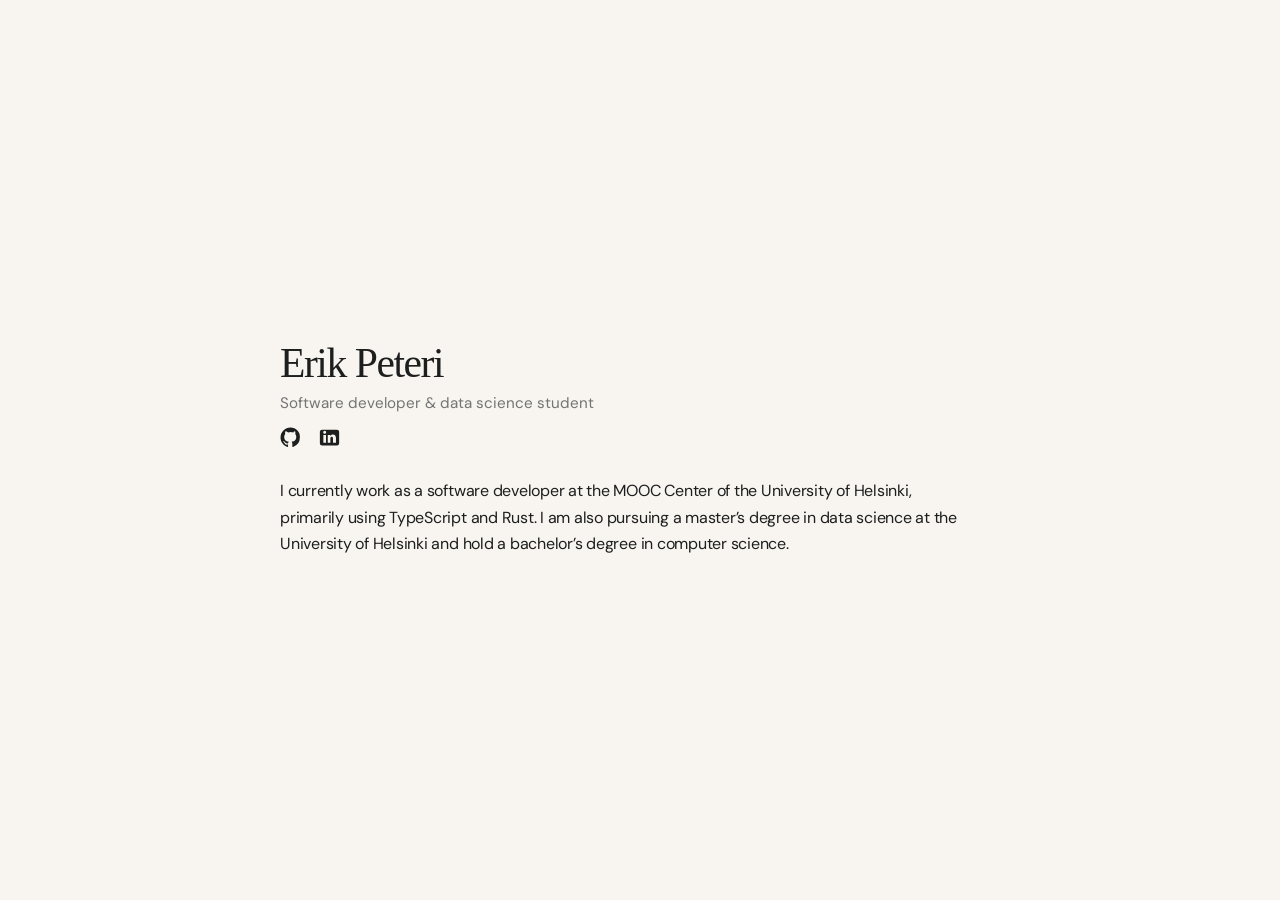
<file: index.html>
<!DOCTYPE html>
<html lang="en">
<head>
  <meta charset="UTF-8" />
  <meta name="viewport" content="width=device-width, initial-scale=1.0" />
  <title>Erik Peteri</title>
  <meta
    name="description"
    content="Erik Peteri — Software developer & data science student"
  />
  <link rel="icon" type="image/png" href="/assets/favicon32.png" />
  <link rel="preconnect" href="https://fonts.googleapis.com" />
  <link rel="preconnect" href="https://fonts.gstatic.com" crossorigin />
  <link
    href="https://fonts.googleapis.com/css2?family=DM+Sans:wght@400;500;600&display=swap"
    rel="stylesheet"
  />

  <style>
    :root {
      --background: #f8f5f0;
      --text: #1d1e1e;
      --muted: #747474;
      --line: #aaa59e;
    }

    * {
      box-sizing: border-box;
    }

    html,
    body {
      margin: 0;
      min-height: 100%;
    }

    body {
      background: var(--background);
      color: var(--text);
      font-family: "DM Sans", sans-serif;
      -webkit-font-smoothing: antialiased;
    }

    main {
      min-height: 100vh;

      display: flex;
      align-items: center;
      justify-content: center;

      padding: 64px 32px;
    }

    .hero {
      width: 100%;
      max-width: 720px;
    }


    h1 {
      margin: 0;

      font-family: Georgia, "Times New Roman", serif;
      font-size: clamp(2.6rem, 3.2vw, 3.5rem);
      font-weight: 400;
      line-height: 1;
      letter-spacing: -0.035em;
    }


    .role {
      margin: 8px 0 0;

      color: var(--muted);

      font-family: "DM Sans", sans-serif;
      font-size: clamp(0.95rem, 1.1vw, 1.05rem);
      font-weight: 400;
      line-height: 1.5;
    }

    .links {
      display: flex;
      align-items: center;
      gap: 18px;

      margin-top: 12px;
    }

    .icon-link {
      width: 21px;
      height: 21px;

      display: grid;
      place-items: center;

      color: var(--text);
      text-decoration: none;

      transition:
        opacity 150ms ease,
        transform 150ms ease;
    }

    .icon-link:hover {
      opacity: 0.5;
      transform: translateY(-1px);
    }

    .icon-link:focus-visible,
    .cv:focus-visible {
      outline: 2px solid var(--text);
      outline-offset: 5px;
    }

    .icon-link svg {
      width: 100%;
      height: 100%;
      fill: currentColor;
    }

    .divider {
      width: 1px;
      height: 22px;

      margin-left: 2px;

      background: var(--line);
    }

    .cv {
      display: inline-flex;
      align-items: center;
      gap: 7px;

      color: var(--text);

      font-family: "DM Sans", sans-serif;
      font-size: 0.95rem;
      text-decoration: none;

      transition: opacity 150ms ease;
    }

    .cv:hover {
      opacity: 0.5;
    }

    .arrow {
      font-size: 1.05rem;
      line-height: 1;
    }

    .bio {
      max-width: 680px;

      margin: 30px 0 0;

      font-family: "DM Sans", sans-serif;
      font-size: clamp(1rem, 1.1vw, 1.08rem);
      font-weight: 400;
      line-height: 1.65;
      letter-spacing: -0.015em;
    }

    @media (max-width: 700px) {
      main {
        align-items: flex-start;

        padding: 80px 28px 48px;
      }

      .hero {
        max-width: 100%;
      }

      h1 {
        font-size: 2.6rem;
      }

      .role {
        margin-top: 7px;
      }

      .links {
        gap: 16px;
        margin-top: 11px;
      }

      .bio {
        margin-top: 28px;
      }
    }
  </style>
</head>

<body>

  <main>
    <section class="hero">

      <h1>Erik Peteri</h1>

      <p class="role">
        Software developer &amp; data science student
      </p>

      <div class="links">

        <a
          class="icon-link"
          href="https://github.com/LerkkaP"
          target="_blank"
          rel="noopener noreferrer"
          aria-label="GitHub"
        >
          <svg viewBox="0 0 24 24" aria-hidden="true">
            <path
              d="M12 .7C5.7.7.6 5.8.6 12.1c0 5 3.3 9.3 7.8 10.8.6.1.8-.3.8-.6v-2.2c-3.2.7-3.9-1.4-3.9-1.4-.5-1.3-1.3-1.7-1.3-1.7-1-.7.1-.7.1-.7 1.2.1 1.8 1.2 1.8 1.2 1 1.8 2.7 1.3 3.4 1 .1-.8.4-1.3.8-1.6-2.6-.3-5.3-1.3-5.3-5.7 0-1.3.5-2.3 1.2-3.1-.1-.3-.5-1.5.1-3.1 0 0 1-.3 3.2 1.2a11 11 0 0 1 5.8 0C16.3 4.7 17.3 5 17.3 5c.6 1.6.2 2.8.1 3.1.8.8 1.2 1.8 1.2 3.1 0 4.4-2.7 5.4-5.3 5.7.4.4.8 1.1.8 2.1v3.2c0 .4.2.7.8.6a11.5 11.5 0 0 0 7.8-10.8C23.4 5.8 18.3.7 12 .7Z"
            />
          </svg>
        </a>

        <a
          class="icon-link"
          href="https://linkedin.com/in/erikpeteri"
          target="_blank"
          rel="noopener noreferrer"
          aria-label="LinkedIn"
        >
          <svg viewBox="0 0 24 24" aria-hidden="true">
            <path
              d="M20.5 3H3.5A2.5 2.5 0 0 0 1 5.5v13A2.5 2.5 0 0 0 3.5 21h17a2.5 2.5 0 0 0 2.5-2.5v-13A2.5 2.5 0 0 0 20.5 3ZM8 18H5V9h3v9ZM6.5 7.8A1.75 1.75 0 1 1 6.5 4.3a1.75 1.75 0 0 1 0 3.5ZM19 18h-3v-4.4c0-1.1 0-2.5-1.5-2.5S13 12.3 13 13.5V18h-3V9h2.9v1.2h.1c.4-.8 1.4-1.6 2.8-1.6 3 0 3.6 2 3.6 4.6V18H19Z"
            />
          </svg>
        </a>

        <!-- 

        <span
          class="divider"
          aria-hidden="true"
        ></span>

        <a
          class="cv"
          href="cv.pdf"
          download
        >
          Download CV
          <span class="arrow" aria-hidden="true">↓</span>
        </a>

        -->

      </div>
      <p class="bio">
        I currently work as a software developer at the MOOC Center of the
        University of Helsinki, primarily using TypeScript and Rust.
        I am also pursuing a master’s degree in data science at the
        University of Helsinki and hold a bachelor’s degree in computer science.      
      </p>
    </section>
  </main>

</body>
</html>
</file>
